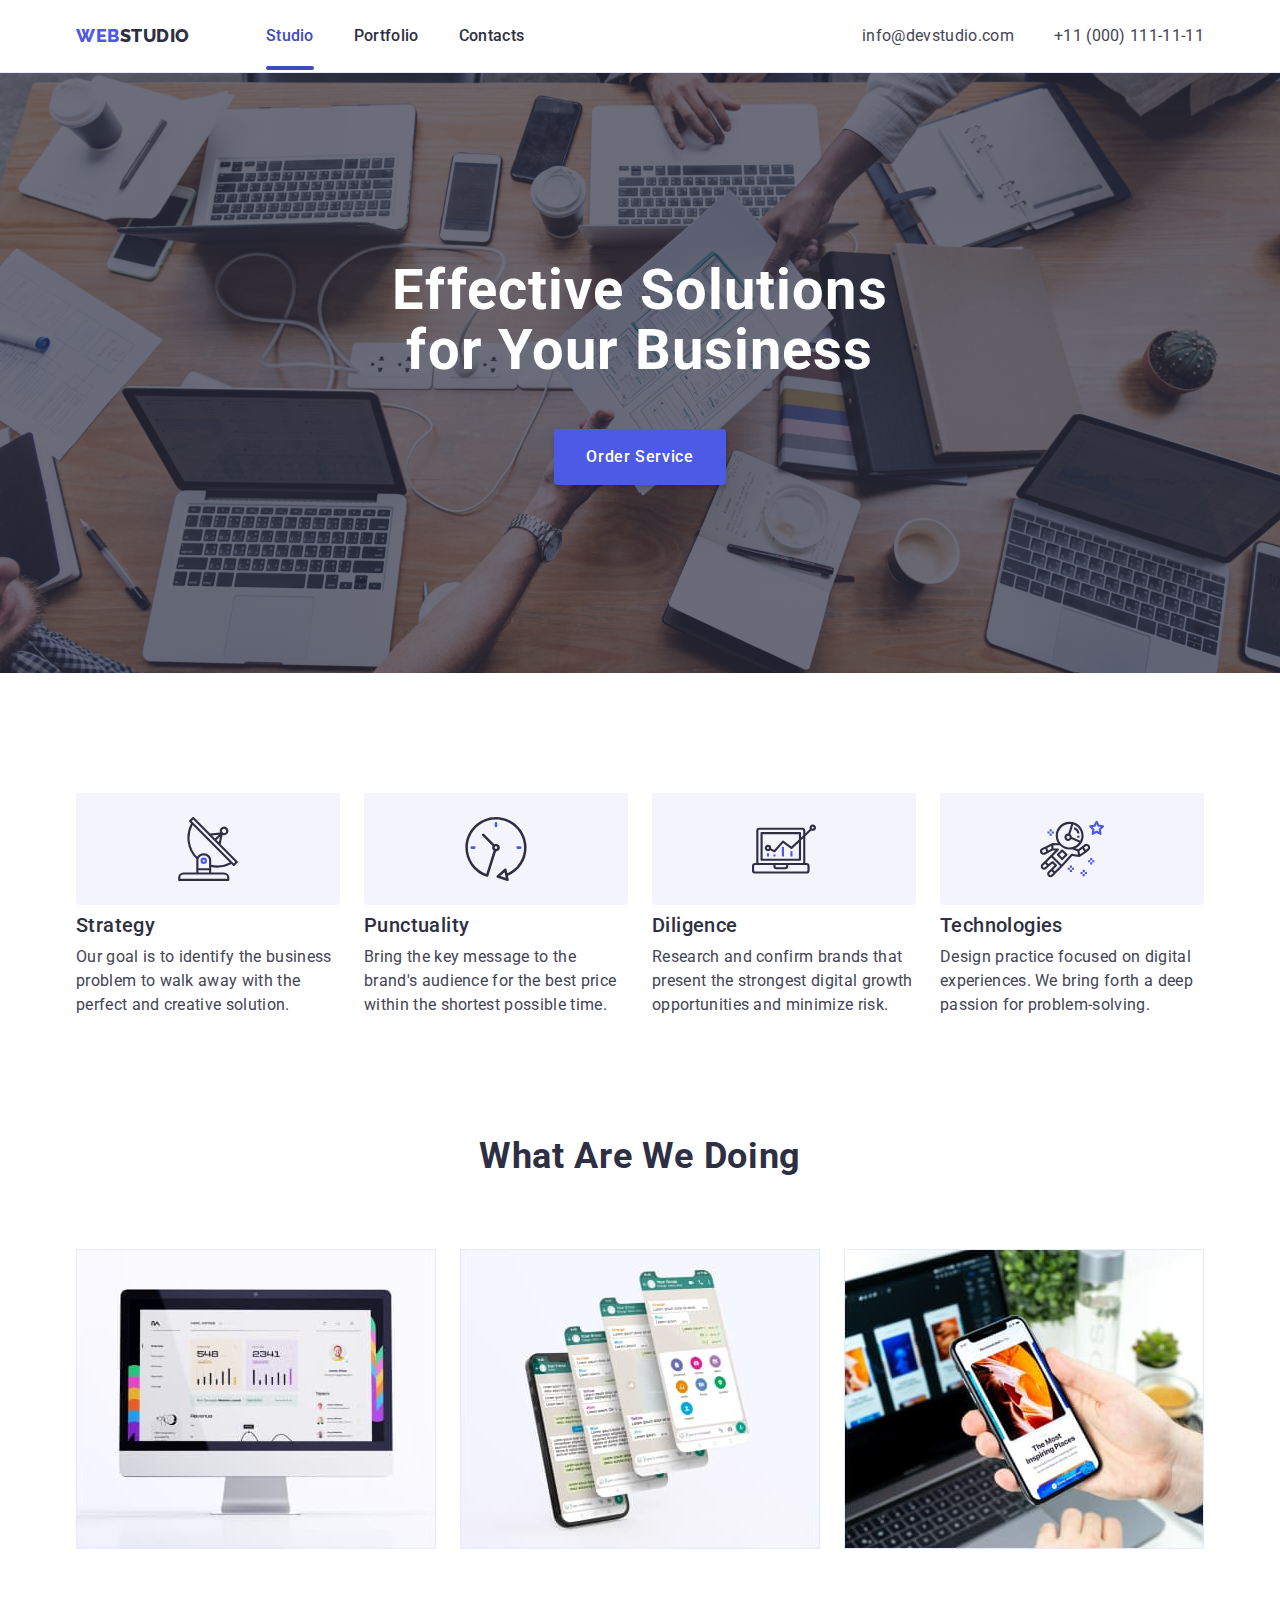
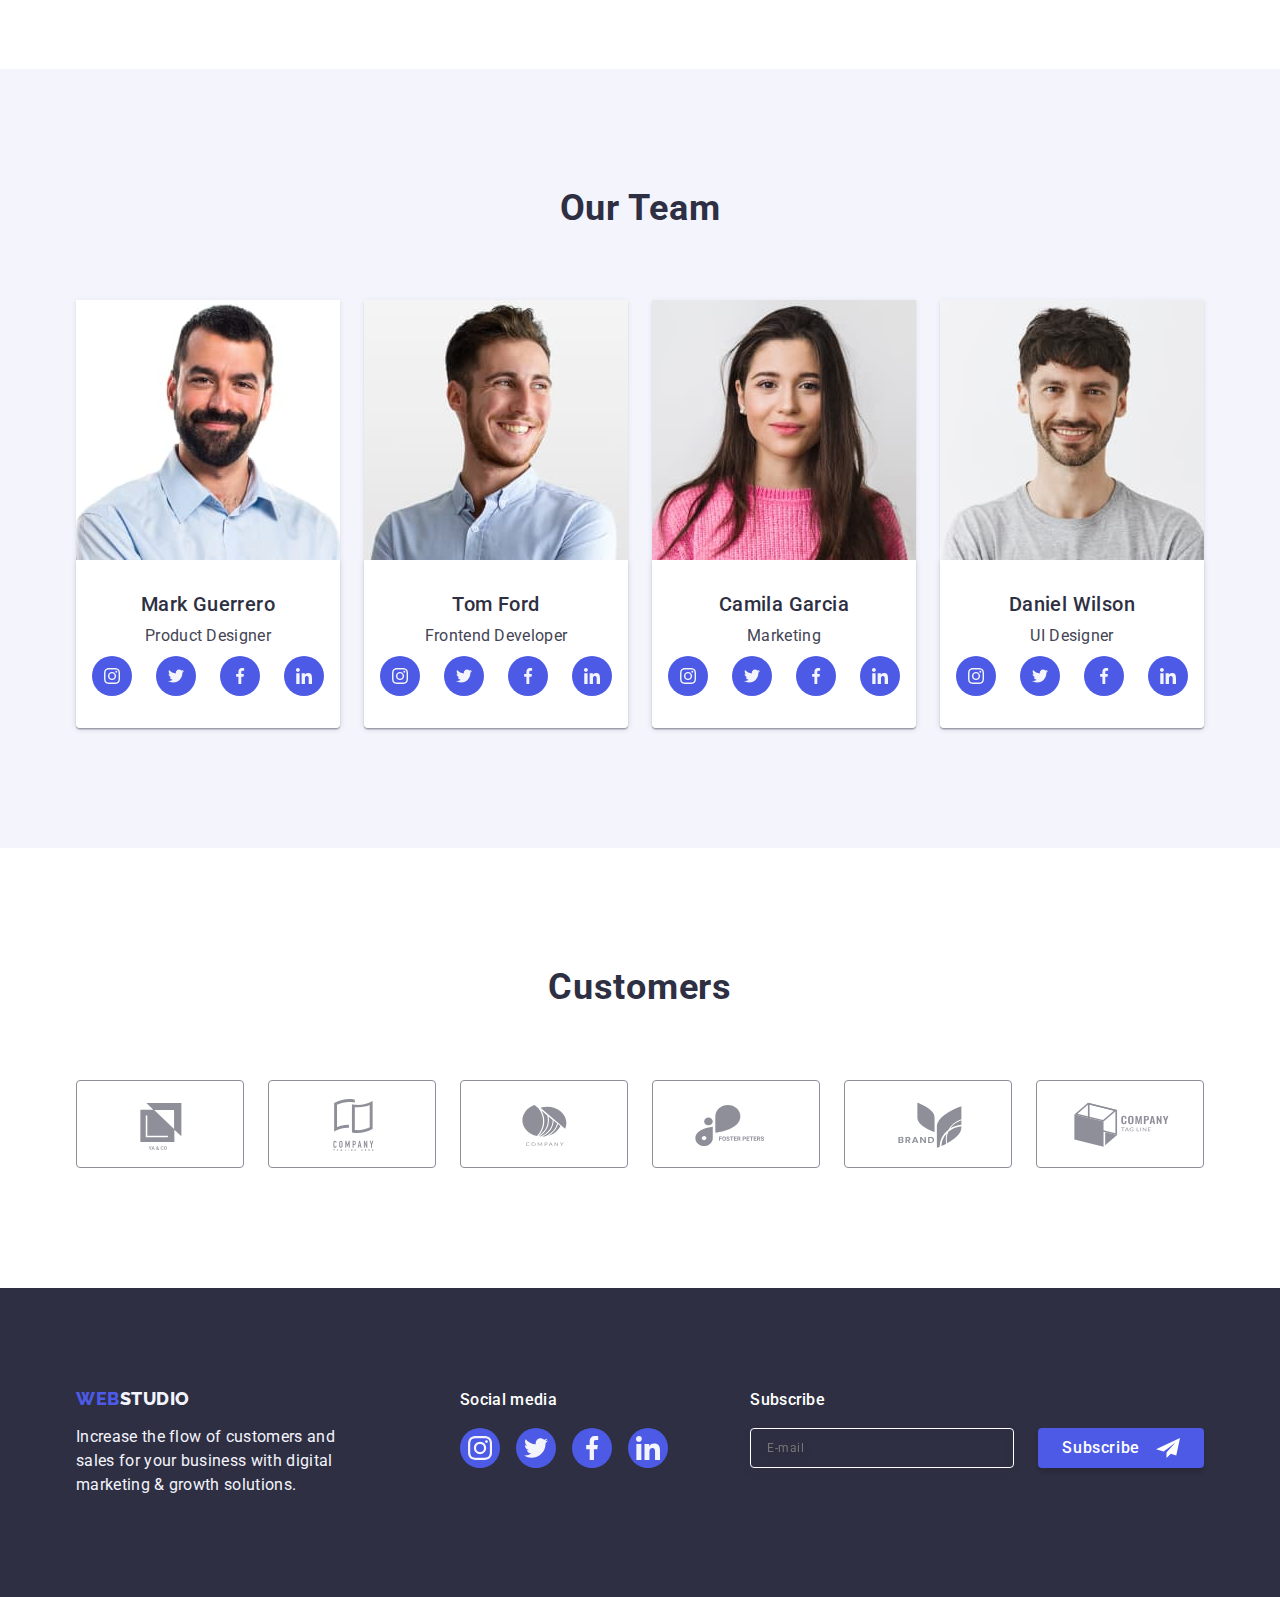
<file: index.html>
<!DOCTYPE html>
<html lang="en">
  <head>
    <meta charset="UTF-8" />
    <meta http-equiv="X-UA-Compatible" content="IE=edge" />
    <meta name="viewport" content="width=device-width, initial-scale=1.0" />
    <title>Studio</title>
    <link
      rel="stylesheet"
      href="https://cdnjs.cloudflare.com/ajax/libs/modern-normalize/1.1.0/modern-normalize.min.css"
    />
    <link rel="stylesheet" href="./css/styles.css" />
    <link rel="preconnect" href="https://fonts.googleapis.com" />
    <link rel="preconnect" href="https://fonts.gstatic.com" crossorigin />
    <link
      href="https://fonts.googleapis.com/css2?family=Raleway:wght@800&family=Roboto:wght@400;500;700&display=swap"
      rel="stylesheet"
    />
  </head>
  <body>
    <header class="page-header">
      <div class="container page-header-container">
        <nav class="page-nav">
          <a class="link logo" href="./index.html"
            >Web<span class="logo-studio-light-bg">Studio</span></a
          >
          <ul class="list menu">
            <li>
              <a class="link menu-item active-page" href="./index.html">Studio</a>
            </li>
            <li><a class="link menu-item" href="./portfolio.html">Portfolio</a></li>
            <li><a class="link menu-item" href="">Contacts</a></li>
          </ul>
        </nav>
        <address class="page-adress">
          <ul class="list header-adress-list">
            <li>
              <a class="link adress-item" href="mailto:info@devstudio.com">info@devstudio.com</a>
            </li>
            <li><a class="link adress-item" href="tel:+110001111111">+11 (000) 111-11-11</a></li>
          </ul>
        </address>
        <button type="button" class="mobile-menu-open-btn" data-menu-open>
          <svg class="mobile-menu-open-icon" width="24" height="24">
            <use href="./images/icons.svg#icon-burger"></use>
          </svg>
        </button>
      </div>

      <div class="mobile-menu" data-menu>
        <div class="container mobile-menu-contaner">
          <button type="button" class="mobile-menu-close-btn" data-menu-close>
            <svg class="mobile-menu-close-icon" width="8" height="8">
              <use href="./images/icons.svg#icon-close-black"></use>
            </svg>
          </button>
          <ul class="list mobile-menu-nav-list">
            <li class="mobile-menu-nav-list-item">
              <a
                class="link mobile-menu-item mobile-menu-nav-item mobole-menu-active-page"
                href="./index.html"
                >Studio</a
              >
            </li>
            <li class="mobile-menu-nav-list-item">
              <a class="link mobile-menu-item mobile-menu-nav-item" href="./portfolio.html"
                >Portfolio</a
              >
            </li>
            <li class="mobile-menu-nav-list-item">
              <a class="link mobile-menu-item mobile-menu-nav-item" href="#">Contacts</a>
            </li>
          </ul>
          <div class="mobile-menu-contact-container">
            <ul class="list mobile-menu-adress-list">
              <li>
                <a class="link mobile-menu-contact-tell" href="tel:+110001111111"
                  >+11 (000) 111-11-11</a
                >
              </li>
              <li>
                <a class="link mobile-menu-item mobile-menu-email" href="mailto:info@devstudio.com"
                  >info@devstudio.com</a
                >
              </li>
            </ul>
            <ul class="list mobile-menu-social-list">
              <li>
                <a class="mobile-menu-social-link" href="#">
                  <svg
                    class="mobile-menu-social-icon"
                    aria-label="instagram"
                    width="24"
                    height="24"
                  >
                    <use href="./images/icons.svg#icon-instagram"></use>
                  </svg>
                </a>
              </li>
              <li>
                <a class="mobile-menu-social-link" href="#"
                  ><svg class="mobile-menu-social-icon" aria-label="twitter" width="24" height="24">
                    <use href="./images/icons.svg#icon-twitter"></use>
                  </svg>
                </a>
              </li>
              <li>
                <a class="mobile-menu-social-link" href="#"
                  ><svg
                    class="mobile-menu-social-icon"
                    aria-label="facebook"
                    width="24"
                    height="24"
                  >
                    <use href="./images/icons.svg#icon-facebook"></use>
                  </svg>
                </a>
              </li>
              <li>
                <a class="mobile-menu-social-link" href="#"
                  ><svg
                    class="mobile-menu-social-icon"
                    aria-label="linkedin"
                    width="24"
                    height="24"
                  >
                    <use href="./images/icons.svg#icon-linkedin"></use>
                  </svg>
                </a>
              </li>
            </ul>
          </div>
        </div>
      </div>
    </header>

    <main>
      <section class="hero">
        <div class="container">
          <h1 class="main-page-title">Effective Solutions for Your Business</h1>
          <button class="hero-button" type="button" data-modal-open>Order Service</button>
        </div>
      </section>
      <section class="section">
        <div class="container">
          <h2 class="secondary-title visually-hidden">Features</h2>
          <ul class="list features-container">
            <li class="features-list-item">
              <div class="features-icon-box">
                <svg class="features-icon" aria-label="satellite antenna" width="64" height="64">
                  <use href="./images/icons.svg#icon-antenna"></use>
                </svg>
              </div>

              <h3 class="subtitle">Strategy</h3>
              <p class="features-item-description">
                Our goal is to identify the business problem to walk away with the perfect and
                creative solution.
              </p>
            </li>
            <li class="features-list-item">
              <div class="features-icon-box">
                <svg class="features-icon" aria-label="watch" width="64" height="64">
                  <use href="./images/icons.svg#icon-clock"></use>
                </svg>
              </div>
              <h3 class="subtitle">Punctuality</h3>
              <p class="features-item-description">
                Bring the key message to the brand's audience for the best price within the shortest
                possible time.
              </p>
            </li>
            <li class="features-list-item">
              <div class="features-icon-box">
                <svg class="features-icon" aria-label="diagram" width="64" height="64">
                  <use href="./images/icons.svg#icon-diagram"></use>
                </svg>
              </div>
              <h3 class="subtitle">Diligence</h3>
              <p class="features-item-description">
                Research and confirm brands that present the strongest digital growth opportunities
                and minimize risk.
              </p>
            </li>
            <li class="features-list-item">
              <div class="features-icon-box">
                <svg class="features-icon" aria-label="astronaut" width="64" height="64">
                  <use href="./images/icons.svg#icon-astronaut"></use>
                </svg>
              </div>
              <h3 class="subtitle">Technologies</h3>
              <p class="features-item-description">
                Design practice focused on digital experiences. We bring forth a deep passion for
                problem-solving.
              </p>
            </li>
          </ul>
        </div>
      </section>
      <section class="products-section">
        <div class="container">
          <h2 class="secondary-title">What Are We Doing</h2>
          <ul class="list products-list">
            <li class="products-list-item">
              <img
                srcset="./images/are_we_doing/monitor@2x.jpg 2x"
                src="./images/are_we_doing/monitor.jpg"
                alt="monitor"
                width="360"
              />
            </li>
            <li class="products-list-item">
              <img
                srcset="./images/are_we_doing/phone@2x.jpg 2x"
                src="./images/are_we_doing/phone.jpg"
                alt="mmobile phone"
                width="360"
              />
            </li>
            <li class="products-list-item">
              <img
                srcset="./images/are_we_doing/phone_notebook@2x.jpg 2x"
                src="./images/are_we_doing/phone_notebook.jpg"
                alt="phone and notebook"
                width="360"
              />
            </li>
          </ul>
        </div>
      </section>
      <section class="team-section section">
        <div class="container">
          <h2 class="secondary-title">Our Team</h2>
          <ul class="list team-list">
            <li class="team-list-item">
              <img
                srcset="./images/team/mark@2x.jpg 2x"
                src="./images/team/mark.jpg"
                alt=" man"
                width="264"
              />
              <div class="team-list-text-content">
                <h3 class="subtitle">Mark Guerrero</h3>
                <p class="team-item-description">Product Designer</p>
                <ul class="team-social-icon-list list">
                  <li class="team-social-list-item">
                    <a class="social-icon-link" href="">
                      <svg class="social-icon" aria-label="instagram icon" width="16" height="16">
                        <use href="./images/icons.svg#icon-instagram"></use>
                      </svg>
                    </a>
                  </li>
                  <li class="team-social-list-item">
                    <a class="social-icon-link" href="">
                      <svg class="social-icon" aria-label="twitter icon" width="16" height="16">
                        <use href="./images/icons.svg#icon-twitter"></use>
                      </svg>
                    </a>
                  </li>
                  <li class="team-social-list-item">
                    <a class="social-icon-link" href="">
                      <svg class="social-icon" aria-label="facebook icon" width="16" height="16">
                        <use href="./images/icons.svg#icon-facebook"></use>
                      </svg>
                    </a>
                  </li>
                  <li class="team-social-list-item">
                    <a class="social-icon-link" href="">
                      <svg class="social-icon" aria-label="linkedin icon" width="16" height="16">
                        <use href="./images/icons.svg#icon-linkedin"></use>
                      </svg>
                    </a>
                  </li>
                </ul>
              </div>
            </li>
            <li class="team-list-item">
              <img
                srcset="./images/team/tom@2x.jpg 2x"
                src="./images/team/tom.jpg"
                alt="man"
                width="264"
              />
              <div class="team-list-text-content">
                <h3 class="subtitle">Tom Ford</h3>
                <p class="team-item-description">Frontend Developer</p>
                <ul class="team-social-icon-list list">
                  <li class="team-social-list-item">
                    <a class="social-icon-link" href="">
                      <svg class="social-icon" aria-label="instagram icon" width="16" height="16">
                        <use href="./images/icons.svg#icon-instagram"></use>
                      </svg>
                    </a>
                  </li>
                  <li class="team-social-list-item">
                    <a class="social-icon-link" href="">
                      <svg class="social-icon" aria-label="twitter icon" width="16" height="16">
                        <use href="./images/icons.svg#icon-twitter"></use>
                      </svg>
                    </a>
                  </li>
                  <li class="team-social-list-item">
                    <a class="social-icon-link" href="">
                      <svg class="social-icon" aria-label="facebook icon" width="16" height="16">
                        <use href="./images/icons.svg#icon-facebook"></use>
                      </svg>
                    </a>
                  </li>
                  <li class="team-social-list-item">
                    <a class="social-icon-link" href="">
                      <svg class="social-icon" aria-label="linkedin icon" width="16" height="16">
                        <use href="./images/icons.svg#icon-linkedin"></use>
                      </svg>
                    </a>
                  </li>
                </ul>
              </div>
            </li>
            <li class="team-list-item">
              <img
                srcset="./images/team/camila@2x.jpg 2x"
                src="./images/team/camila.jpg"
                alt="woman"
                width="264"
              />
              <div class="team-list-text-content">
                <h3 class="subtitle">Camila Garcia</h3>
                <p class="team-item-description">Marketing</p>
                <ul class="team-social-icon-list list">
                  <li class="team-social-list-item">
                    <a class="social-icon-link" href="">
                      <svg class="social-icon" aria-label="instagram icon" width="16" height="16">
                        <use href="./images/icons.svg#icon-instagram"></use>
                      </svg>
                    </a>
                  </li>
                  <li class="team-social-list-item">
                    <a class="social-icon-link" href="">
                      <svg class="social-icon" aria-label="twitter icon" width="16" height="16">
                        <use href="./images/icons.svg#icon-twitter"></use>
                      </svg>
                    </a>
                  </li>
                  <li class="team-social-list-item">
                    <a class="social-icon-link" href="">
                      <svg class="social-icon" aria-label="facebook icon" width="16" height="16">
                        <use href="./images/icons.svg#icon-facebook"></use>
                      </svg>
                    </a>
                  </li>
                  <li class="team-social-list-item">
                    <a class="social-icon-link" href="">
                      <svg class="social-icon" aria-label="linkedin icon" width="16" height="16">
                        <use href="./images/icons.svg#icon-linkedin"></use>
                      </svg>
                    </a>
                  </li>
                </ul>
              </div>
            </li>
            <li class="team-list-item">
              <img
                srcset="./images/team/daniel@2x.jpg 2x"
                src="./images/team/daniel.jpg"
                alt="man"
                width="264"
              />
              <div class="team-list-text-content">
                <h3 class="subtitle">Daniel Wilson</h3>
                <p class="team-item-description">UI Designer</p>
                <ul class="team-social-icon-list list">
                  <li class="team-social-list-item">
                    <a class="social-icon-link" href="">
                      <svg class="social-icon" aria-label="instagram icon" width="16" height="16">
                        <use href="./images/icons.svg#icon-instagram"></use>
                      </svg>
                    </a>
                  </li>
                  <li class="team-social-list-item">
                    <a class="social-icon-link" href="">
                      <svg class="social-icon" aria-label="twitter icon" width="16" height="16">
                        <use href="./images/icons.svg#icon-twitter"></use>
                      </svg>
                    </a>
                  </li>
                  <li class="team-social-list-item">
                    <a class="social-icon-link" href="">
                      <svg class="social-icon" aria-label="facebook icon" width="16" height="16">
                        <use href="./images/icons.svg#icon-facebook"></use>
                      </svg>
                    </a>
                  </li>
                  <li class="team-social-list-item">
                    <a class="social-icon-link" href="">
                      <svg class="social-icon" aria-label="linkedin icon" width="16" height="16">
                        <use href="./images/icons.svg#icon-linkedin"></use>
                      </svg>
                    </a>
                  </li>
                </ul>
              </div>
            </li>
          </ul>
        </div>
      </section>
      <section class="section">
        <div class="container">
          <h2 class="secondary-title">Customers</h2>
          <ul class="list customers-list">
            <li class="customers-list-item">
              <a class="customers-link" href=""
                ><svg
                  class="customers-logo"
                  aria-label="ya and ko logotype"
                  width="104"
                  height="56"
                >
                  <use href="./images/icons.svg#icon-yaco"></use>
                </svg>
              </a>
            </li>
            <li class="customers-list-item">
              <a class="customers-link" href=""
                ><svg
                  class="customers-logo"
                  aria-label=" tagline here company logotype"
                  width="104"
                  height="56"
                >
                  <use href="./images/icons.svg#icon-tagline"></use>
                </svg>
              </a>
            </li>
            <li class="customers-list-item">
              <a class="customers-link" href=""
                ><svg class="customers-logo" aria-label=" compaty logotype" width="104" height="56">
                  <use href="./images/icons.svg#icon-company"></use>
                </svg>
              </a>
            </li>
            <li class="customers-list-item">
              <a class="customers-link" href=""
                ><svg
                  class="customers-logo"
                  aria-label="foster peters logotype"
                  width="104"
                  height="56"
                >
                  <use href="./images/icons.svg#icon-foster-peters"></use>
                </svg>
              </a>
            </li>
            <li class="customers-list-item">
              <a class="customers-link" href=""
                ><svg class="customers-logo" aria-label="brand logotype" width="104" height="56">
                  <use href="./images/icons.svg#icon-brand"></use>
                </svg>
              </a>
            </li>
            <li class="customers-list-item">
              <a class="customers-link" href=""
                ><svg
                  class="customers-logo"
                  aria-label="tag line compaty logotype"
                  width="104"
                  height="56"
                >
                  <use href="./images/icons.svg#icon-company-tagline"></use>
                </svg>
              </a>
            </li>
          </ul>
        </div>
      </section>
    </main>
    <footer class="footer">
      <div class="container footer-container">
        <div class="footer-contant-box">
          <div class="footer-conten-left-side">
            <a class="link logo logo-footer" href="./index.html"
              >Web<span class="logo-studio-dark-bg">Studio</span></a
            >
            <p>
              Increase the flow of customers and sales for your business with digital marketing &
              growth solutions.
            </p>
          </div>
          <div class="footer-social-box">
            <p class="media">Social media</p>
            <ul class="list footer-social-list">
              <li class="footer-social-list-item">
                <a class="social-icon-link" href="">
                  <svg class="social-icon" aria-label="instagram icon" width="24" height="24">
                    <use href="./images/icons.svg#icon-instagram"></use>
                  </svg>
                </a>
              </li>
              <li class="footer-social-list-item">
                <a class="social-icon-link" href="">
                  <svg class="social-icon" aria-label="twitter icon" width="24" height="24">
                    <use href="./images/icons.svg#icon-twitter"></use>
                  </svg>
                </a>
              </li>
              <li class="footer-social-list-item">
                <a class="social-icon-link" href="">
                  <svg class="social-icon" aria-label="facebook icon" width="24" height="24">
                    <use href="./images/icons.svg#icon-facebook"></use>
                  </svg>
                </a>
              </li>
              <li class="footer-social-list-item">
                <a class="social-icon-link" href="">
                  <svg class="social-icon" aria-label="linkedin icon" width="24" height="24">
                    <use href="./images/icons.svg#icon-linkedin"></use>
                  </svg>
                </a>
              </li>
            </ul>
          </div>
          <div class="footer-form-box">
            <p class="media">Subscribe</p>
            <form class="footer-form">
              <label class="footer-form-label">
                <input
                  type="email"
                  class="footer-form-input"
                  name="user-mail"
                  placeholder="E-mail"
                />
              </label>

              <button type="submit" class="footer-form-btn">
                Subscribe
                <svg class="footer-form-btn-icon" width="24" height="24">
                  <use href="./images/icons.svg#icon-paper_plane"></use>
                </svg>
              </button>
            </form>
          </div>
        </div>
      </div>
    </footer>
    <div class="backdrop is-hidden" data-modal>
      <div class="modal">
        <button type="button" class="modal-close-btn" data-modal-close>
          <svg class="modal-close-icon" aria-label="close window" width="8" height="8">
            <use href="./images/icons.svg#icon-close-black"></use>
          </svg>
        </button>
        <p class="modal-call-message">Leave your contacts and we will call you back</p>
        <form class="modal-contact-form">
          <div class="modal-wrapper">
            <label class="modal-input-label" for="user-name">Name</label>
            <div class="input-wrapper">
              <input type="text" id="user-name" name="user-name" class="modal-form-input" />
              <svg class="modal-input-icon" aria-label="person" width="18" height="24">
                <use href="./images/icons.svg#icon-person"></use>
              </svg>
            </div>
          </div>
          <div class="modal-wrapper">
            <label class="modal-input-label" for="user-phone">Phone</label>
            <div class="input-wrapper">
              <input type="tel" id="user-phone" name="user-phone" class="modal-form-input" />
              <svg class="modal-input-icon" aria-label="phone" width="18" height="24">
                <use href="./images/icons.svg#icon-phone"></use>
              </svg>
            </div>
          </div>
          <div class="modal-wrapper">
            <label class="modal-input-label" for="user-email">Email</label>
            <div class="input-wrapper">
              <input type="email" id="user-email" name="user-email" class="modal-form-input" />
              <svg class="modal-input-icon" aria-label="mail" width="18" height="24">
                <use href="./images/icons.svg#icon-email"></use>
              </svg>
            </div>
          </div>
          <div class="modal-comment-wrapper">
            <label class="modal-input-label" for="user-comment">Comment</label>
            <textarea
              class="modal-input-textarea"
              name="user-comment"
              id="user-comment"
              placeholder="Text input"
            ></textarea>
          </div>
          <div class="modal-form-checkbox-wrapper">
            <input
              type="checkbox"
              id="user-privacy"
              name="user-privacy"
              value="true"
              class="modal-form-checkbox visually-hidden"
            />
            <label for="user-privacy" class="user-policy-label">
              <span class="policy-check-icon-wrapper">
                <svg width="10" height="8">
                  <use href="./images/icons.svg#icon-check"></use>
                </svg> </span
              >I accept the terms and conditions of the
              <a class="user-policy-link" href="#">Privacy Policy</a>
            </label>
          </div>

          <button type="submit" class="molal-form-btn">Send</button>
        </form>
      </div>
    </div>
    <script src="./js/modal.js"></script>
    <script src="./js/mobile-menu.js"></script>
  </body>
</html>
</file>
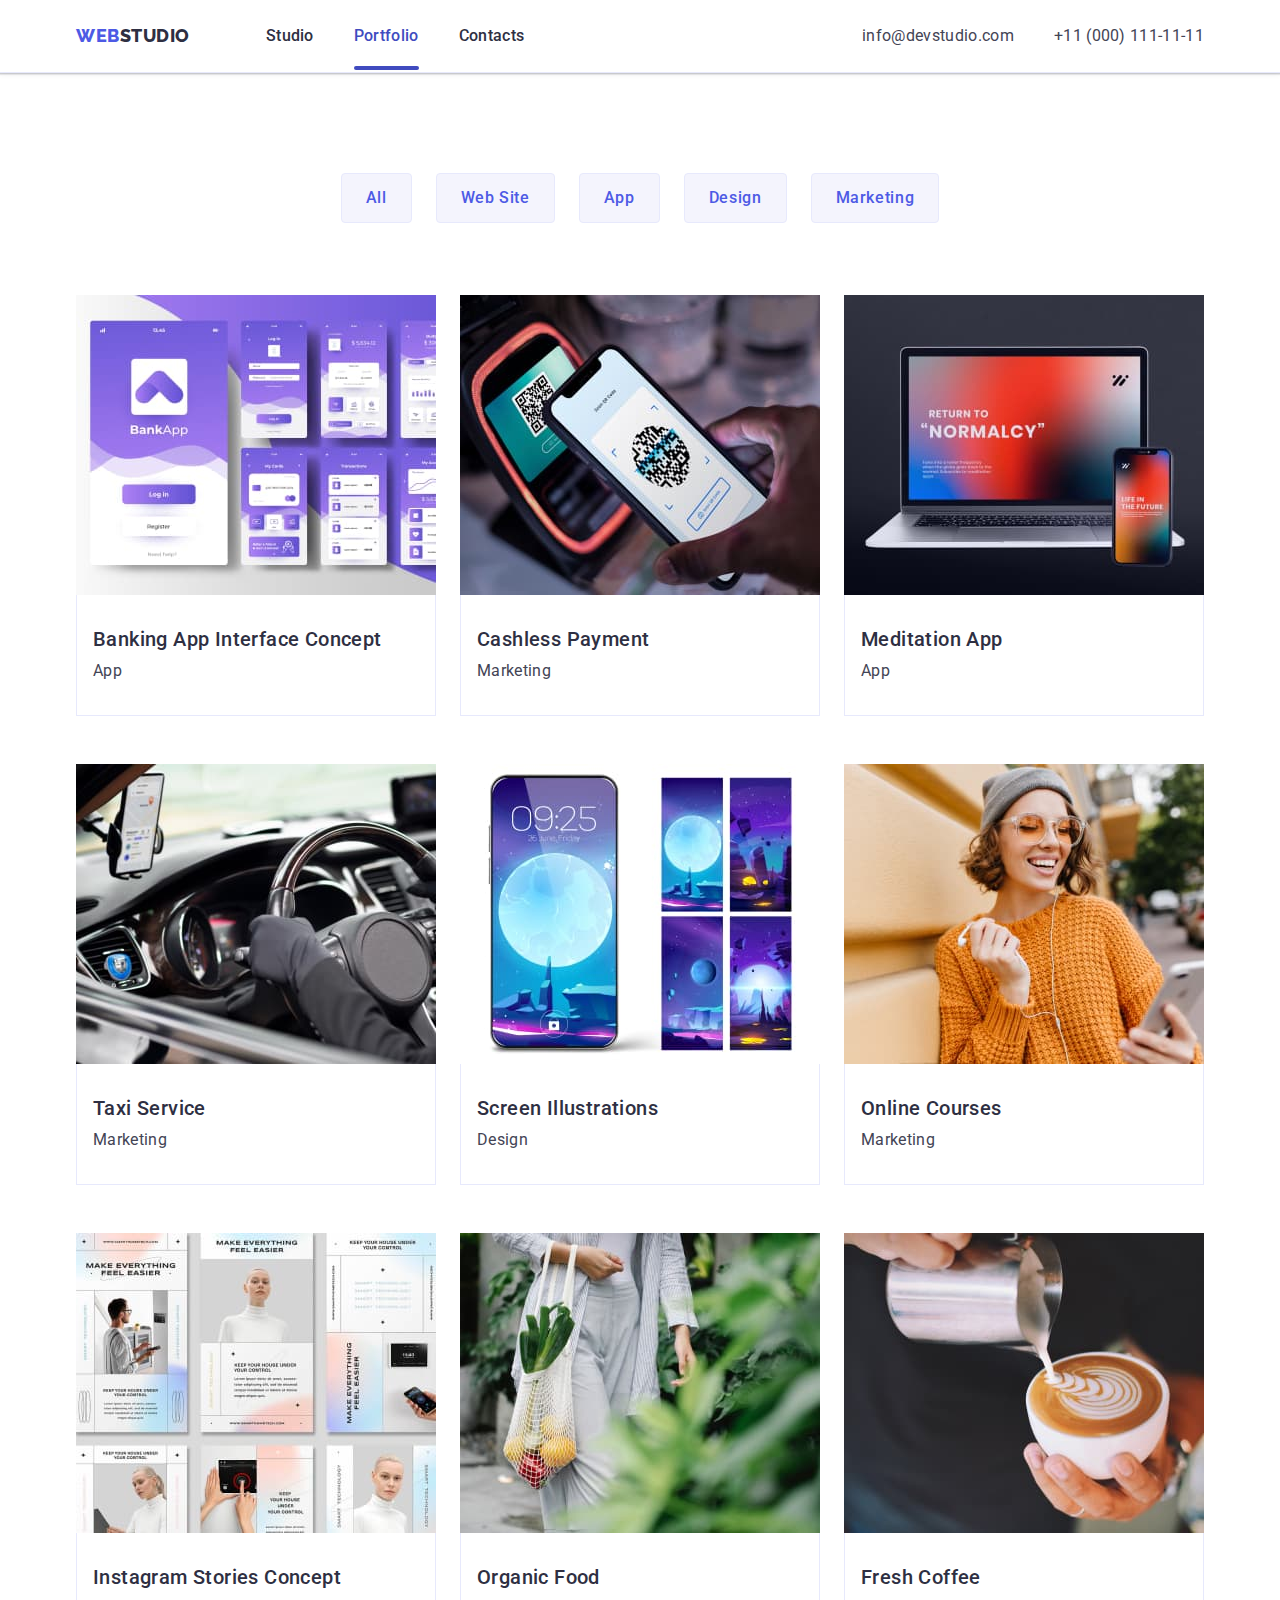
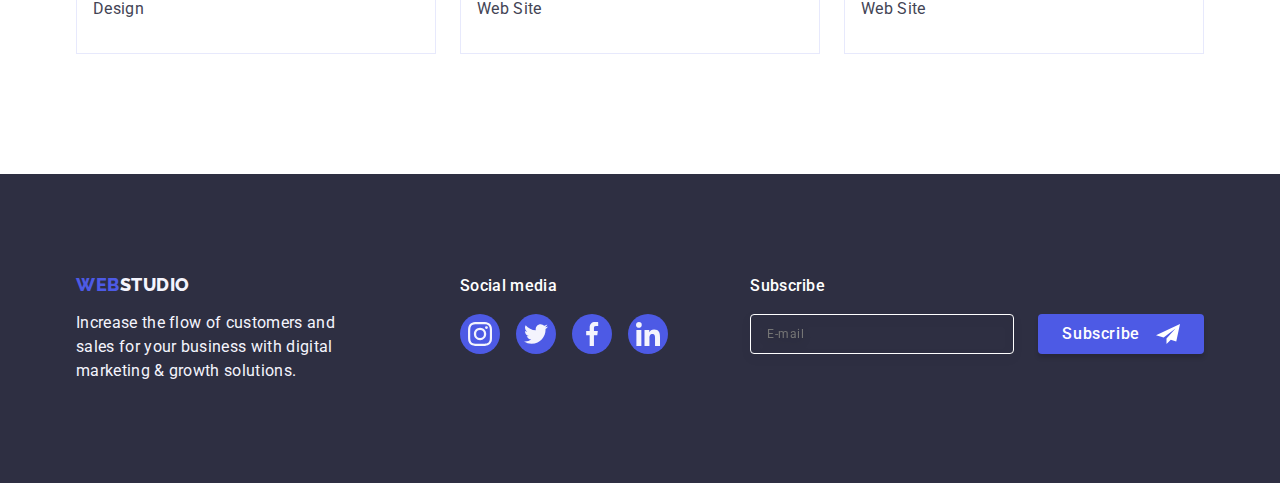
<file: portfolio.html>
<!DOCTYPE html>
<html lang="en">
  <head>
    <meta charset="UTF-8" />
    <meta http-equiv="X-UA-Compatible" content="IE=edge" />
    <meta name="viewport" content="width=device-width, initial-scale=1.0" />
    <title>Studio</title>
    <link
      rel="stylesheet"
      href="https://cdnjs.cloudflare.com/ajax/libs/modern-normalize/1.1.0/modern-normalize.min.css"
    />
    <link rel="stylesheet" href="./css/styles.css" />
    <link rel="preconnect" href="https://fonts.googleapis.com" />
    <link rel="preconnect" href="https://fonts.gstatic.com" crossorigin />
    <link
      href="https://fonts.googleapis.com/css2?family=Raleway:wght@800&family=Roboto:wght@400;500;700&display=swap"
      rel="stylesheet"
    />
  </head>
  <body>
    <header class="page-header">
      <div class="container page-header-container">
        <nav class="page-nav">
          <a class="link logo" href="./index.html"
            >Web<span class="logo-studio-light-bg">Studio</span></a
          >
          <ul class="list menu">
            <li>
              <a class="link menu-item" href="./index.html">Studio</a>
            </li>
            <li><a class="link menu-item active-page" href="./portfolio.html">Portfolio</a></li>
            <li><a class="link menu-item" href="">Contacts</a></li>
          </ul>
        </nav>
        <address class="page-adress">
          <ul class="list header-adress-list">
            <li>
              <a class="link adress-item" href="mailto:info@devstudio.com">info@devstudio.com</a>
            </li>
            <li><a class="link adress-item" href="tel:+110001111111">+11 (000) 111-11-11</a></li>
          </ul>
        </address>
        <button type="button" class="mobile-menu-open-btn" data-menu-open>
          <svg class="mobile-menu-open-icon" width="24" height="24">
            <use href="./images/icons.svg#icon-burger"></use>
          </svg>
        </button>
      </div>

      <div class="mobile-menu" data-menu>
        <div class="container mobile-menu-contaner">
          <button type="button" class="mobile-menu-close-btn" data-menu-close>
            <svg class="mobile-menu-close-icon" width="8" height="8">
              <use href="./images/icons.svg#icon-close-black"></use>
            </svg>
          </button>
          <ul class="list mobile-menu-nav-list">
            <li class="mobile-menu-nav-list-item">
              <a class="link mobile-menu-item mobile-menu-nav-item" href="./index.html">Studio</a>
            </li>
            <li class="mobile-menu-nav-list-item">
              <a
                class="link mobile-menu-item mobile-menu-nav-item mobole-menu-active-page"
                href="./portfolio.html"
                >Portfolio</a
              >
            </li>
            <li class="mobile-menu-nav-list-item">
              <a class="link mobile-menu-item mobile-menu-nav-item" href="#">Contacts</a>
            </li>
          </ul>
          <div class="mobile-menu-contact-container">
            <ul class="list mobile-menu-adress-list">
              <li>
                <a class="link mobile-menu-contact-tell" href="tel:+110001111111"
                  >+11 (000) 111-11-11</a
                >
              </li>
              <li>
                <a class="link mobile-menu-item mobile-menu-email" href="mailto:info@devstudio.com"
                  >info@devstudio.com</a
                >
              </li>
            </ul>
            <ul class="list mobile-menu-social-list">
              <li>
                <a class="mobile-menu-social-link" href="#">
                  <svg
                    class="mobile-menu-social-icon"
                    aria-label="instagram"
                    width="24"
                    height="24"
                  >
                    <use href="./images/icons.svg#icon-instagram"></use>
                  </svg>
                </a>
              </li>
              <li>
                <a class="mobile-menu-social-link" href="#"
                  ><svg class="mobile-menu-social-icon" aria-label="twitter" width="24" height="24">
                    <use href="./images/icons.svg#icon-twitter"></use>
                  </svg>
                </a>
              </li>
              <li>
                <a class="mobile-menu-social-link" href="#"
                  ><svg
                    class="mobile-menu-social-icon"
                    aria-label="facebook"
                    width="24"
                    height="24"
                  >
                    <use href="./images/icons.svg#icon-facebook"></use>
                  </svg>
                </a>
              </li>
              <li>
                <a class="mobile-menu-social-link" href="#"
                  ><svg
                    class="mobile-menu-social-icon"
                    aria-label="linkedin"
                    width="24"
                    height="24"
                  >
                    <use href="./images/icons.svg#icon-linkedin"></use>
                  </svg>
                </a>
              </li>
            </ul>
          </div>
        </div>
      </div>
    </header>
    <main>
      <section class="portfolio">
        <div class="container">
          <h1 class="visually-hidden">portfolio</h1>
          <ul class="list portfolio-button-container">
            <li><button class="portfolio-button" type="button">All</button></li>
            <li><button class="portfolio-button" type="button">Web Site</button></li>
            <li><button class="portfolio-button" type="button">App</button></li>
            <li><button class="portfolio-button" type="button">Design</button></li>
            <li><button class="portfolio-button" type="button">Marketing</button></li>
          </ul>

          <ul class="list projekt-cards-list">
            <li class="project-card">
              <a class="link project-card-link" href="">
                <div class="projekt-cards-img-box">
                  <picture
                    ><source
                      srcset="
                        ./images/portfolio/banking_desktop.jpg    1x,
                        ./images/portfolio/banking_desktop@2x.jpg 2x
                      "
                      media="(min-width: 1158px)" />
                    <source
                      srcset="
                        ./images/portfolio/banking_tablet.jpg    1x,
                        ./images/portfolio/banking_tablet@2x.jpg 2x
                      "
                      media="(min-width: 768px)" />
                    <source
                      srcset="
                        ./images/portfolio/banking_mobile.jpg    1x,
                        ./images/portfolio/banking_mobile@2x.jpg 2x
                      "
                      media="(min-width: 320px)" />
                    <img src="./images/portfolio/banking_mobile.jpg" alt="banking interface"
                  /></picture>

                  <p class="overlay">
                    14 Stylish and User-Friendly App Design Concepts · Task Manager App · Calorie
                    Tracker App · Exotic Fruit Ecommerce App · Cloud Storage App
                  </p>
                </div>

                <div class="projekt-cards-text-content">
                  <h2 class="subtitle">Banking App Interface Concept</h2>
                  <p class="main-txt-style">App</p>
                </div>
              </a>
            </li>
            <li class="project-card">
              <a class="link project-card-link" href="">
                <div class="projekt-cards-img-box">
                  <picture>
                    <source
                      srcset="
                        ./images/portfolio/payment_desktop.jpg    1x,
                        1x,
                        ./images/portfolio/payment_desktop@2x.jpg 2x
                      "
                      media="(min-width: 1158px)"
                    />
                    <source
                      srcset="
                        ./images/portfolio/payment_tablet.jpg    1x,
                        ./images/portfolio/payment_tablet@2x.jpg 2x
                      "
                      media="(min-width: 768px)"
                    />
                    <source
                      srcset="
                        ./images/portfolio/payment_mobile.jpg    1x,
                        ./images/portfolio/payment_mobile@2x.jpg 2x
                      "
                      media="(min-width: 320px)"
                    />
                    <img
                      src="./images/portfolio/payment_mobile.jpg"
                      alt="bank terminal and phone"
                    />
                  </picture>

                  <p class="overlay">
                    14 Stylish and User-Friendly App Design Concepts · Task Manager App · Calorie
                    Tracker App · Exotic Fruit Ecommerce App · Cloud Storage App
                  </p>
                </div>

                <div class="projekt-cards-text-content">
                  <h2 class="subtitle">Cashless Payment</h2>
                  <p class="main-txt-style">Marketing</p>
                </div>
              </a>
            </li>
            <li class="project-card">
              <a class="link project-card-link" href="">
                <div class="projekt-cards-img-box">
                  <picture>
                    <source
                      srcset="
                        ./images/portfolio/meditation_desktop.jpg    1x,
                        1x,
                        ./images/portfolio/meditation_desktop@2x.jpg 2x
                      "
                      media="(min-width: 1158px)"
                    />
                    <source
                      srcset="
                        ./images/portfolio/meditation_tablet.jpg    1x,
                        ./images/portfolio/meditation_tablet@2x.jpg 2x
                      "
                      media="(min-width: 768px)"
                    />
                    <source
                      srcset="
                        ./images/portfolio/meditation_mobile.jpg    1x,
                        ./images/portfolio/meditation_mobile@2x.jpg 2x
                      "
                      media="(min-width: 320px)"
                    />
                    <img src="./images/portfolio/meditation_mobile.jpg" alt="phone and notebook" />
                  </picture>

                  <p class="overlay">
                    14 Stylish and User-Friendly App Design Concepts · Task Manager App · Calorie
                    Tracker App · Exotic Fruit Ecommerce App · Cloud Storage App
                  </p>
                </div>

                <div class="projekt-cards-text-content">
                  <h2 class="subtitle">Meditation App</h2>
                  <p class="main-txt-style">App</p>
                </div>
              </a>
            </li>
            <li class="project-card">
              <a class="link project-card-link" href="">
                <div class="projekt-cards-img-box">
                  <picture>
                    <source
                      srcset="
                        ./images/portfolio/taxi_desktop.jpg    1x,
                        1x,
                        ./images/portfolio/taxi_desktop@2x.jpg 2x
                      "
                      media="(min-width: 1158px)"
                    />
                    <source
                      srcset="
                        ./images/portfolio/taxi_tablet.jpg    1x,
                        ./images/portfolio/taxi_tablet@2x.jpg 2x
                      "
                      media="(min-width: 768px)"
                    />
                    <source
                      srcset="
                        ./images/portfolio/taxi_mobile.jpg    1x,
                        ./images/portfolio/taxi_mobile@2x.jpg 2x
                      "
                      media="(min-width: 320px)"
                    />
                    <img src="./images/portfolio/taxi_mobile.jpg" alt="car" />
                  </picture>

                  <p class="overlay">
                    14 Stylish and User-Friendly App Design Concepts · Task Manager App · Calorie
                    Tracker App · Exotic Fruit Ecommerce App · Cloud Storage App
                  </p>
                </div>

                <div class="projekt-cards-text-content">
                  <h2 class="subtitle">Taxi Service</h2>
                  <p class="main-txt-style">Marketing</p>
                </div>
              </a>
            </li>
            <li class="project-card">
              <a class="link project-card-link" href="">
                <div class="projekt-cards-img-box">
                  <picture>
                    <source
                      srcset="
                        ./images/portfolio/screen_desktop.jpg    1x,
                        1x,
                        ./images/portfolio/screen_desktop@2x.jpg 2x
                      "
                      media="(min-width: 1158px)"
                    />
                    <source
                      srcset="
                        ./images/portfolio/screen_tablet.jpg    1x,
                        ./images/portfolio/screen_tablet@2x.jpg 2x
                      "
                      media="(min-width: 768px)"
                    />
                    <source
                      srcset="
                        ./images/portfolio/screen_mobile.jpg    1x,
                        ./images/portfolio/screen_mobile@2x.jpg 2x
                      "
                      media="(min-width: 320px)"
                    />
                    <img src="./images/portfolio/screen_mobile.jpg" alt="phone and pictures" />
                  </picture>

                  <p class="overlay">
                    14 Stylish and User-Friendly App Design Concepts · Task Manager App · Calorie
                    Tracker App · Exotic Fruit Ecommerce App · Cloud Storage App
                  </p>
                </div>

                <div class="projekt-cards-text-content">
                  <h2 class="subtitle">Screen Illustrations</h2>
                  <p class="main-txt-style">Design</p>
                </div>
              </a>
            </li>
            <li class="project-card">
              <a class="link project-card-link" href="">
                <div class="projekt-cards-img-box">
                  <picture>
                    <source
                      srcset="
                        ./images/portfolio/courses_desktop.jpg    1x,
                        1x,
                        ./images/portfolio/courses_desktop@2x.jpg 2x
                      "
                      media="(min-width: 1158px)"
                    />
                    <source
                      srcset="
                        ./images/portfolio/courses_tablet.jpg    1x,
                        ./images/portfolio/courses_tablet@2x.jpg 2x
                      "
                      media="(min-width: 768px)"
                    />
                    <source
                      srcset="
                        ./images/portfolio/courses_mobile.jpg    1x,
                        ./images/portfolio/courses_mobile@2x.jpg 2x
                      "
                      media="(min-width: 320px)"
                    />
                    <img src="./images/portfolio/courses_mobile.jpg" alt="girl with phone" />
                  </picture>

                  <p class="overlay">
                    14 Stylish and User-Friendly App Design Concepts · Task Manager App · Calorie
                    Tracker App · Exotic Fruit Ecommerce App · Cloud Storage App
                  </p>
                </div>

                <div class="projekt-cards-text-content">
                  <h2 class="subtitle">Online Courses</h2>
                  <p class="main-txt-style">Marketing</p>
                </div>
              </a>
            </li>
            <li class="project-card">
              <a class="link project-card-link" href="">
                <div class="projekt-cards-img-box">
                  <picture>
                    <source
                      srcset="
                        ./images/portfolio/instagram_desktop.jpg    1x,
                        1x,
                        ./images/portfolio/instagram_desktop@2x.jpg 2x
                      "
                      media="(min-width: 1158px)"
                    />
                    <source
                      srcset="
                        ./images/portfolio/instagram_tablet.jpg    1x,
                        ./images/portfolio/instagram_tablet@2x.jpg 2x
                      "
                      media="(min-width: 768px)"
                    />
                    <source
                      srcset="
                        ./images/portfolio/instagram_mobile.jpg    1x,
                        ./images/portfolio/instagram_mobile@2x.jpg 2x
                      "
                      media="(min-width: 320px)"
                    />
                    <img src="./images/portfolio/nstagram_mobile.jpg" alt="instagram photo" />
                  </picture>

                  <p class="overlay">
                    14 Stylish and User-Friendly App Design Concepts · Task Manager App · Calorie
                    Tracker App · Exotic Fruit Ecommerce App · Cloud Storage App
                  </p>
                </div>

                <div class="projekt-cards-text-content">
                  <h2 class="subtitle">Instagram Stories Concept</h2>
                  <p class="main-txt-style">Design</p>
                </div>
              </a>
            </li>
            <li class="project-card">
              <a class="link project-card-link" href="">
                <div class="projekt-cards-img-box">
                  <picture>
                    <source
                      srcset="
                        ./images/portfolio/food_desktop.jpg    1x,
                        1x,
                        ./images/portfolio/food_desktop@2x.jpg 2x
                      "
                      media="(min-width: 1158px)"
                    />
                    <source
                      srcset="
                        ./images/portfolio/food_tablet.jpg    1x,
                        ./images/portfolio/food_tablet@2x.jpg 2x
                      "
                      media="(min-width: 768px)"
                    />
                    <source
                      srcset="
                        ./images/portfolio/food_mobile.jpg    1x,
                        ./images/portfolio/food_mobile@2x.jpg 2x
                      "
                      media="(min-width: 320px)"
                    />
                    <img src="./images/portfolio/food_mobile.jpg" alt="woman with vegetables" />
                  </picture>

                  <p class="overlay">
                    14 Stylish and User-Friendly App Design Concepts · Task Manager App · Calorie
                    Tracker App · Exotic Fruit Ecommerce App · Cloud Storage App
                  </p>
                </div>

                <div class="projekt-cards-text-content">
                  <h2 class="subtitle">Organic Food</h2>
                  <p class="main-txt-style">Web Site</p>
                </div>
              </a>
            </li>
            <li class="project-card">
              <a class="link project-card-link" href="">
                <div class="projekt-cards-img-box">
                  <picture>
                    <source
                      srcset="
                        ./images/portfolio/cofee_desktop.jpg    1x,
                        1x,
                        ./images/portfolio/cofee_desktop@2x.jpg 2x
                      "
                      media="(min-width: 1158px)"
                    />
                    <source
                      srcset="
                        ./images/portfolio/cofee_tablet.jpg    1x,
                        ./images/portfolio/cofee_tablet@2x.jpg 2x
                      "
                      media="(min-width: 768px)"
                    />
                    <source
                      srcset="
                        ./images/portfolio/cofee_mobile.jpg    1x,
                        ./images/portfolio/cofee_mobile@2x.jpg 2x
                      "
                      media="(min-width: 320px)"
                    />
                    <img src="./images/portfolio/cofee_mobile.jpg" alt="coffee cup" />
                  </picture>

                  <p class="overlay">
                    14 Stylish and User-Friendly App Design Concepts · Task Manager App · Calorie
                    Tracker App · Exotic Fruit Ecommerce App · Cloud Storage App
                  </p>
                </div>

                <div class="projekt-cards-text-content">
                  <h2 class="subtitle">Fresh Coffee</h2>
                  <p class="main-txt-style">Web Site</p>
                </div>
              </a>
            </li>
          </ul>
        </div>
      </section>
    </main>
    <footer class="footer">
      <div class="container footer-container">
        <div class="footer-contant-box">
          <div class="footer-conten-left-side">
            <a class="link logo logo-footer" href="./index.html"
              >Web<span class="logo-studio-dark-bg">Studio</span></a
            >
            <p>
              Increase the flow of customers and sales for your business with digital marketing &
              growth solutions.
            </p>
          </div>
          <div class="footer-social-box">
            <p class="media">Social media</p>
            <ul class="list footer-social-list">
              <li class="footer-social-list-item">
                <a class="social-icon-link" href="">
                  <svg class="social-icon" aria-label="instagram icon" width="24" height="24">
                    <use href="./images/icons.svg#icon-instagram"></use>
                  </svg>
                </a>
              </li>
              <li class="footer-social-list-item">
                <a class="social-icon-link" href="">
                  <svg class="social-icon" aria-label="twitter icon" width="24" height="24">
                    <use href="./images/icons.svg#icon-twitter"></use>
                  </svg>
                </a>
              </li>
              <li class="footer-social-list-item">
                <a class="social-icon-link" href="">
                  <svg class="social-icon" aria-label="facebook icon" width="24" height="24">
                    <use href="./images/icons.svg#icon-facebook"></use>
                  </svg>
                </a>
              </li>
              <li class="footer-social-list-item">
                <a class="social-icon-link" href="">
                  <svg class="social-icon" aria-label="linkedin icon" width="24" height="24">
                    <use href="./images/icons.svg#icon-linkedin"></use>
                  </svg>
                </a>
              </li>
            </ul>
          </div>
          <div class="footer-form-box">
            <p class="media">Subscribe</p>
            <form class="footer-form">
              <label class="footer-form-label">
                <input
                  type="email"
                  class="footer-form-input"
                  name="user-mail"
                  placeholder="E-mail"
                />
              </label>

              <button type="submit" class="footer-form-btn">
                Subscribe
                <svg class="footer-form-btn-icon" width="24" height="24">
                  <use href="./images/icons.svg#icon-paper_plane"></use>
                </svg>
              </button>
            </form>
          </div>
        </div>
      </div>
    </footer>
    <script src="./js/mobile-menu.js"></script>
  </body>
</html>
</file>
<file: css/styles.css>
:root {
  --white-color: #ffffff;
  --secondary-white-color: #f4f4fd;
  --social-icon-bg-accent-color: #31d0aa;
  --social-icon-bg-color: #4d5ae5;
  --accent-color: #404bbf;
  --secondary-color: #2e2f42;
  --main-font: 'Roboto', sans-serif;
  --main-font-size: 16px;
  --main-line-hight: 1.5;
  --main-letter-spacing: 0.02em;
  --transition-cubic: cubic-bezier(0.4, 0, 0.2, 1);
}

body {
  font-family: var(--main-font);
  font-weight: 400;
  font-size: var(--main-font-size);
  line-height: var(--main-line-hight);
  letter-spacing: var(--main-letter-spacing);
  color: #434455;
  background-color: var(--white-color);
}
.list {
  list-style: none;
}

.link {
  text-decoration: none;
}
.link:hover,
.link:focus {
  color: var(--accent-color);
}
h1,
h2,
h3,
h4,
p {
  margin-top: 0;
  margin-bottom: 0;
}
ul,
ol {
  margin-top: 0;
  margin-bottom: 0;
  padding-left: 0;
}
img {
  display: block;
}

button {
  cursor: pointer;
  font-family: var(--main-font);
  font-weight: 500;
  font-size: var(--main-font-size);
  line-height: var(--main-line-hight);
  display: flex;
  align-items: center;
  text-align: center;
  letter-spacing: 0.04em;
  color: var(--white-color);
}

.container {
  width: 100%;
  padding: 0 15px;
  margin: 0 auto;
}
@media screen and (min-width: 428px) {
  .container {
    width: 428px;
  }
}
@media screen and (min-width: 768px) {
  .container {
    width: 768px;
  }
}
@media screen and (min-width: 1158px) {
  .container {
    width: 1158px;
  }
}
.section {
  padding-top: 120px;
  padding-bottom: 120px;
}
@media screen and (max-width: 1157px) {
  .section {
    padding-top: 96px;
    padding-bottom: 96px;
  }
}
.footer {
  padding-top: 100px;
  padding-bottom: 100px;
  background-color: var(--secondary-color);
}
@media screen and (max-width: 1157px) {
  .footer {
    padding-top: 96px;
    padding-bottom: 96px;
  }
}
/* ----------COMPONENTS---------- */

.visually-hidden {
  position: absolute;
  width: 1px;
  height: 1px;
  margin: -1px;
  border: 0;
  padding: 0;
  white-space: nowrap;
  clip-path: inset(100%);
  clip: rect(0 0 0 0);
  overflow: hidden;
}
.secondary-title {
  font-weight: 700;
  font-size: 36px;
  line-height: 1.1;
  text-transform: capitalize;
  color: var(--secondary-color);
  text-align: center;
  letter-spacing: var(--main-letter-spacing);
  margin-bottom: 72px;
}

.subtitle {
  font-weight: 500;
  font-size: 20px;
  line-height: 1.2;
  color: var(--secondary-color);
  letter-spacing: 0.02em;
  margin-bottom: 8px;
}

/* ----------HEADER---------- */
.logo {
  font-family: 'Raleway', sans-serif;
  font-weight: 800;
  font-size: 18px;
  line-height: 1.17;
  color: #4d5ae5;
  letter-spacing: 0.03em;
  text-transform: uppercase;
}
.logo-studio-light-bg {
  color: var(--secondary-color);
}

.page-header-container {
  display: flex;
  align-items: center;
  justify-content: space-between;
}
.page-header {
  display: flex;
  align-items: center;
  padding: 24px 0;
  border-bottom: 1px solid #e7e9fc;
  box-shadow: 0px 2px 1px rgba(46, 47, 66, 0.08), 0px 1px 1px rgba(46, 47, 66, 0.16),
    0px 1px 6px rgba(46, 47, 66, 0.08);
}
.page-nav {
  display: flex;
  align-items: center;
}
@media screen and (max-width: 767px) {
  .menu {
    display: none;
  }
  .page-adress {
    display: none;
  }
  .mobile-menu-open-btn {
    padding: 0;
    border: none;
    background-color: transparent;
  }
  .mobile-menu-open-icon {
    fill: var(--secondary-color);
  }
  .mobile-menu.is-open {
    opacity: 1;
    visibility: visible;
    pointer-events: auto;
  }
  .mobile-menu {
    position: fixed;
    z-index: 999;
    width: 100%;
    height: 100%;
    max-height: 796px;
    top: 0;
    left: 0;
    background: var(--white-color);
    box-shadow: 0px 2px 1px rgba(46, 47, 66, 0.08), 0px 1px 1px rgba(46, 47, 66, 0.16),
      0px 1px 6px rgba(46, 47, 66, 0.08);
    opacity: 0;
    visibility: hidden;
    pointer-events: none;
    overflow-y: scroll;
  }

  .mobile-menu-contaner {
    position: relative;
    display: flex;
    height: 100%;
    flex-direction: column;
    justify-content: flex-start;
    padding-top: 80px;
    padding-bottom: 40px;
    padding-left: 40px;
  }
  .mobile-menu-nav-list {
    display: flex;
    flex-direction: column;
    row-gap: 40px;
    margin-bottom: auto;
  }

  .mobile-menu-nav-item {
    font-weight: 700;
    font-size: 36px;
    line-height: 1.1;
    letter-spacing: 0.02em;
    color: var(--secondary-color);
    transition: color 250ms var(--transition-cubic);
  }
  .mobile-menu-item:hover,
  .mobile-menu-item:focus {
    color: var(--accent-color);
  }
  .mobole-menu-active-page {
    color: #404bbf;
    transition: color 250ms cubic-bezier(0.4, 0, 0.2, 1);
  }
  .mobile-menu-contact-container {
    margin-top: auto;
  }
  .mobile-menu-adress-list {
    display: flex;
    flex-direction: column;
    row-gap: 40px;
  }
  .mobile-menu-contact-tell {
    font-weight: 700;
    font-size: 36px;
    line-height: 1.1;
    letter-spacing: 0.02em;
    color: var(--accent-color);
    transition: color 250ms var(--transition-cubic);
  }
  .mobile-menu-email {
    font-weight: 500;
    font-size: 20px;
    line-height: 1.2;
    letter-spacing: 0.02em;
    color: #434455;
  }
  .mobile-menu-social-list {
    display: flex;
    column-gap: 56px;
    row-gap: 15px;
    margin-top: 48px;
    flex-wrap: wrap;
  }
  .mobile-menu-social-link {
    display: flex;
    justify-content: center;
    align-items: center;
    width: 40px;
    height: 40px;
    border-radius: 50%;
    background-color: var(--social-icon-bg-color);
    transition: background-color 250ms var(--transition-cubic);
  }
  .mobile-menu-social-link:hover,
  .mobile-menu-social-link:focus {
    background-color: var(--accent-color);
  }
  .mobile-menu-social-icon {
    fill: var(--secondary-white-color);
  }
  .mobile-menu-close-btn {
    position: absolute;
    top: 24px;
    right: 15px;
    display: flex;
    align-items: center;
    justify-content: center;
    width: 24px;
    height: 24px;
    background: #e7e9fc;
    border: 1px solid var(--secondary-color);
    border-radius: 50%;
    transition: background-color 250ms cubic-bezier(0.4, 0, 0.2, 1),
      border 250ms cubic-bezier(0.4, 0, 0.2, 1);
  }
  .mobile-menu-close-icon {
    transition: fill 250ms cubic-bezier(0.4, 0, 0.2, 1);
  }
  .mobile-menu-close-btn:hover,
  .mobile-menu-close-btn:focus {
    background-color: var(--accent-color);
    fill: var(--white-color);
    border: none;
  }
}

@media screen and (min-width: 768px) {
  .mobile-menu-open-btn {
    display: none;
  }
  .mobile-menu {
    display: none;
  }
  .menu {
    display: flex;
    align-items: center;
    gap: 40px;
  }
  .logo {
    margin-right: 120px;
  }
  .menu-item {
    font-weight: 500;
    color: var(--secondary-color);
    font-family: var(--main-font);
    font-size: var(--main-font-size);
    line-height: var(--main-line-hight);
    letter-spacing: var(--main-letter-spacing);
  }
  .adress-item {
    font-family: var(--main-font);
    font-style: normal;
    font-size: 14px;
    font-weight: 400;
    line-height: 1.17;
    letter-spacing: 0.04em;
    color: #434455;
    transition: color 250ms cubic-bezier(0.4, 0, 0.2, 1);
  }
  .active-page {
    position: relative;
    color: #404bbf;
    transition: color 250ms cubic-bezier(0.4, 0, 0.2, 1);
  }
  .active-page::after {
    position: absolute;
    left: 0;
    bottom: -1px;
    content: '';
    display: block;
    width: 100%;
    height: 4px;
    background-color: #404bbf;
    border-radius: 2px;
  }
}
@media screen and (min-width: 768px) and (max-width: 1157px) {
  .page-header {
    padding-top: 10px;
    padding-bottom: 10px;
  }
  .menu-item {
    padding-top: 22px;
    padding-bottom: 22px;
  }
}
@media screen and (min-width: 1158px) {
  .logo {
    margin-right: 76px;
  }
  .adress-item {
    font-size: var(--main-font-size);
    line-height: var(--main-line-hight);
    letter-spacing: var(--main-letter-spacing);
  }
  .menu-item {
    padding-top: 24px;
    padding-bottom: 24px;
  }
  .header-adress-list {
    display: flex;
    align-items: center;
    gap: 40px;
  }
}

/* ----------HERO---------- */

.hero {
  background-image: linear-gradient(rgba(46, 47, 66, 0.7), rgba(46, 47, 66, 0.7)),
    url(../images/hero/mobile-hero-bg.jpg);
  background-repeat: no-repeat;
  background-position: center;
  background-size: cover;
  background-color: var(--secondary-color);
  width: 100%;
  height: 432px;
  padding-top: 112px;
  padding-bottom: 112px;
  margin: 0 auto;
}
.main-page-title {
  font-weight: 700;
  font-size: 36px;
  line-height: 1.1;
  color: var(--white-color);
  text-align: center;
  letter-spacing: 0.02em;
  max-width: 320px;
  margin-left: auto;
  margin-right: auto;
}
.hero-button {
  background-color: #4d5ae5;
  margin-top: 72px;
  margin-left: auto;
  margin-right: auto;
  border-radius: 4px;
  box-shadow: 0px 4px 4px rgba(0, 0, 0, 0.15);
  border: none;
  padding: 12px 32px;
  min-width: 169px;
  height: 56px;
  display: block;
  transition: background-color 250ms cubic-bezier(0.4, 0, 0.2, 1);
}

.hero-button:hover,
.hero-button:focus {
  background-color: #404bbf;
}
@media screen and (min-device-pixel-ratio: 2) and (max-width: 767px),
  screen and (min-resolution: 192dpi) and (max-width: 767px),
  screen and (min-resolution: 2dppx) and (max-width: 767px) {
  .hero {
    background-image: linear-gradient(rgba(46, 47, 66, 0.7), rgba(46, 47, 66, 0.7)),
      url('../images/hero/mobile-hero-bg@2x.jpg');
  }
}
@media screen and (min-width: 768px) {
  .hero {
    background-image: linear-gradient(rgba(46, 47, 66, 0.7), rgba(46, 47, 66, 0.7)),
      url(../images/hero/tablet-hero-bg.jpg);
    height: 436px;
  }
  .main-page-title {
    font-size: 56px;
    line-height: 1.07;
    max-width: 496px;
  }
  .hero-button {
    margin-top: 36px;
  }
}
@media screen and (min-device-pixel-ratio: 2) and (min-width: 768px),
  screen and (min-resolution: 192dpi) and (min-width: 768px),
  screen and (min-resolution: 2dppx) and (min-width: 768px) {
  .hero {
    background-image: linear-gradient(rgba(46, 47, 66, 0.7), rgba(46, 47, 66, 0.7)),
      url('../images/hero/tablet-hero-bg@2x.jpg');
  }
}
@media screen and (min-width: 1158px) {
  .hero {
    background-image: linear-gradient(rgba(46, 47, 66, 0.7), rgba(46, 47, 66, 0.7)),
      url('../images/hero/desktop-hero-bg.jpg');
    padding-top: 188px;
    padding-bottom: 188px;
    height: 600px;
    max-width: 1440px;
  }
  .hero-button {
    margin-top: 48px;
  }
}
@media screen and (min-device-pixel-ratio: 2) and (min-width: 1158px),
  screen and (min-resolution: 192dpi) and (min-width: 1158px),
  screen and (min-resolution: 2dppx) and (min-width: 1158px) {
  .hero {
    background-image: linear-gradient(rgba(46, 47, 66, 0.7), rgba(46, 47, 66, 0.7)),
      url('../images/hero/desktop-hero-bg@2x.jpg');
  }
}

/* ----------FEATURES---------- */
.features-icon-box {
  display: flex;
  align-items: center;
  justify-content: center;
  width: 264px;
  height: 112px;
  border-radius: 4px;
  background-color: var(--secondary-white-color);
  margin-bottom: 8px;
}

@media screen and (max-width: 767px) {
  .features-list-item:not(:last-child) {
    margin-bottom: 72px;
  }
  .features-list-item > .subtitle {
    text-align: center;
  }
}
@media screen and (max-width: 1157px) {
  .features-icon-box {
    display: none;
  }
  .features-list-item > .subtitle {
    font-weight: 700;
    font-size: 36px;
    line-height: 1.1;
    text-transform: capitalize;
    color: var(--secondary-color);

    letter-spacing: var(--main-letter-spacing);
    margin-bottom: 8px;
  }
  .features-item-description {
    font-weight: 500;
  }
}

@media screen and (min-width: 768px) {
  .features-container {
    display: flex;
    column-gap: 24px;
    row-gap: 72px;
    flex-wrap: wrap;
  }
  .features-list-item {
    width: 356px;
  }
}
@media screen and (min-width: 1158px) {
  .features-list-item {
    flex-basis: calc((100% - 72px) / 4);
  }
}

/* ----------WHAT ARE WE DOING---------- */
@media screen and (max-width: 1157px) {
  .products-section {
    display: none;
  }
}
@media screen and (min-width: 1158px) {
  .products-list {
    display: flex;
    gap: 24px;
  }
  .products-list-item {
    flex-basis: calc((100% - 48px) / 3);
  }
  .products-section {
    padding-bottom: 120px;
  }
}

/* ---------- OUR TEAM---------- */
.team-section {
  background-color: var(--secondary-white-color);
}
.team-item {
  background-color: var(--white-color);
}
.team-list {
  display: flex;
  align-items: center;
  justify-content: center;
}
.team-list-item {
  border-radius: 0px 0px 4px 4px;
  box-shadow: 0px 1px 6px rgba(46, 47, 66, 0.08), 0px 1px 1px rgba(46, 47, 66, 0.16),
    0px 2px 1px rgba(46, 47, 66, 0.08);
}
.team-list-text-content {
  padding-top: 32px;
  padding-bottom: 32px;
  text-align: center;
  background-color: var(--white-color);
  box-shadow: 0px 1px 6px rgba(46, 47, 66, 0.08), 0px 1px 1px rgba(46, 47, 66, 0.16),
    0px 2px 1px rgba(46, 47, 66, 0.08);
  border-radius: 0px 0px 4px 4px;
}
.team-social-icon-list {
  display: flex;
  justify-content: center;
  gap: 24px;
}
.team-item-description {
  margin-bottom: 8px;
}
.social-icon-link {
  display: flex;
  justify-content: center;
  align-items: center;
  width: 40px;
  height: 40px;
  border-radius: 50%;
  background-color: var(--social-icon-bg-color);
  transition: background-color 250ms cubic-bezier(0.4, 0, 0.2, 1);
}

.team-social-list-item .social-icon-link:hover,
.team-social-list-item .social-icon-link:focus {
  background-color: var(--accent-color);
}

.social-icon {
  fill: var(--secondary-white-color);
}
@media screen and (max-width: 767px) {
  .team-list {
    flex-direction: column;
    gap: 72px;
  }
}
@media screen and (min-width: 768px) {
  .team-list {
    flex-wrap: wrap;
    gap: 64px 24px;
  }
}
/* ----------CUSTOMERS---------- */
.customers-list {
  display: flex;
  align-items: center;
  justify-content: center;
  flex-wrap: wrap;
  column-gap: 16px;
  row-gap: 72px;
}
.customers-link {
  display: flex;
  justify-content: center;
  align-items: center;

  width: 168px;
  height: 88px;

  border: 1px solid;
  border-radius: 4px;
  color: #8e8f99;
  transition: border-color 250ms cubic-bezier(0.4, 0, 0.2, 1),
    color 250ms cubic-bezier(0.4, 0, 0.2, 1);
}
@media screen and (max-width: 767px) {
  .customers-link {
    width: 190px;
  }
}

@media screen and (min-width: 768px) {
  .customers-list {
    column-gap: 24px;
  }
}

@media screen and (min-width: 1158px) {
  .customers-list {
    flex-wrap: nowrap;
  }
}

.customers-logo {
  fill: currentColor;
}

.customers-link:hover,
.customers-link:focus {
  color: var(--accent-color);
}

/* ----------PORTFOLIO---------- */
.portfolio {
  padding-top: 48px;
  padding-bottom: 48px;
}
.portfolio-button-container {
  display: flex;
  align-items: center;
  justify-content: center;
  column-gap: 24px;
}
.projekt-cards-list {
  display: flex;
  flex-wrap: wrap;
  row-gap: 48px;
  column-gap: 24px;
}

@media screen and (max-width: 767px) {
  .portfolio-button-container {
    flex-wrap: wrap;
    row-gap: 16px;
    justify-content: flex-start;
    margin-bottom: 48px;
  }
  .project-card {
    width: 100%;
  }
}
@media screen and (min-width: 768px) and (max-width: 1157px) {
  .portfolio {
    padding-top: 64px;
    padding-bottom: 96px;
  }
  .portfolio-button-container {
    margin-bottom: 64px;
  }
  .projekt-cards-list {
    row-gap: 72px;
  }
}
@media screen and (max-width: 1157px) {
  .overlay {
    display: none;
  }
}
@media screen and (min-width: 1158px) {
  .portfolio {
    padding-top: 100px;
    padding-bottom: 120px;
  }
  .portfolio-button-container {
    margin-bottom: 72px;
  }
}
.portfolio-button {
  background-color: var(--secondary-white-color);
  color: #4d5ae5;
  padding: 12px 24px;
  border: 1px solid #e7e9fc;
  border-radius: 4px;
  transition: color 250ms cubic-bezier(0.4, 0, 0.2, 1),
    background-color 250ms cubic-bezier(0.4, 0, 0.2, 1),
    border-color 250ms cubic-bezier(0.4, 0, 0.2, 1), box-shadow 250ms cubic-bezier(0.4, 0, 0.2, 1);
}
.portfolio-button:hover,
.portfolio-button:focus {
  color: var(--white-color);
  background-color: #404bbf;
  border: 1px solid transparent;
  box-shadow: 0px 3px 1px rgba(0, 0, 0, 0.1), 0px 2px 1px rgba(0, 0, 0, 0.08),
    0px 2px 2px rgba(0, 0, 0, 0.12);
}

.main-txt-style {
  font-family: var(--main-font);
  font-weight: 400;
  font-size: var(--main-font-size);
  line-height: var(--main-line-hight);
  letter-spacing: var(--main-letter-spacing);
  color: #434455;
}

.projekt-cards-text-content {
  padding: 32px 16px;
  border: 1px solid #e7e9fc;
  border-top: none;
}

.project-card-link {
  display: block;
  transition: box-shadow 250ms cubic-bezier(0.4, 0, 0.2, 1);
}
.project-card-link:hover,
.project-card-link:focus {
  box-shadow: 0px 1px 6px rgba(46, 47, 66, 0.08), 0px 1px 1px rgba(46, 47, 66, 0.16),
    0px 2px 1px rgba(46, 47, 66, 0.08);
}
.projekt-cards-img-box {
  position: relative;
  overflow: hidden;
}
.overlay {
  position: absolute;
  top: 0;
  left: 0;
  width: 100%;
  height: 100%;
  padding: 40px 32px;

  color: var(--secondary-white-color);
  background-color: var(--social-icon-bg-color);

  transform: translateY(100%);
  transition: transform 250ms cubic-bezier(0.4, 0, 0.2, 1);
}
.project-card-link:hover .overlay,
.project-card-link:focus .overlay {
  transform: translateY(0%);
}

/* ----------FOOTER---------- */
.logo-studio-dark-bg {
  color: var(--secondary-white-color);
}
.logo-footer {
  display: inline-block;
  margin-bottom: 16px;
}

.footer-contant-box {
  display: flex;
  align-items: center;
  justify-content: center;
}
.media {
  font-weight: 500;
  color: #ffffff;
  margin-bottom: 16px;
}

.footer-form {
  display: flex;
  align-items: center;
  justify-content: center;
}
.footer-social-list {
  display: flex;
  gap: 16px;
}

.footer-social-list-item .social-icon-link:hover,
.footer-social-list-item .social-icon-link:focus {
  background-color: #31d0aa;
}

.footer-form-input {
  height: 40px;
  border: 1px solid #ffffff;
  background-color: transparent;
  border-radius: 4px;
  padding-left: 16px;
  font-size: 12px;
  line-height: 1.5;
  letter-spacing: 0.04em;
  color: var(--white-color);
  filter: drop-shadow(0px 4px 4px rgba(0, 0, 0, 0.15));
}
.footer-form-input:focus {
  border-color: var(--social-icon-bg-accent-color);
  outline: transparent;
}

.footer-form-btn {
  position: relative;
  background-color: #4d5ae5;
  margin-left: auto;
  margin-right: auto;
  border-radius: 4px;
  box-shadow: 0px 4px 4px rgba(0, 0, 0, 0.15);
  border: none;
  padding: 8px 24px;
  min-width: 165px;
  height: 40px;
  display: flex;
  align-items: center;
  justify-content: center;
  transition: background-color 250ms cubic-bezier(0.4, 0, 0.2, 1);
}
.footer-form-btn:hover,
.footer-form-btn:focus {
  background-color: var(--social-icon-bg-accent-color);
}
.footer-form-btn-icon {
  margin-left: 16px;
  fill: var(--white-color);
}
.footer-conten-left-side {
  color: var(--secondary-white-color);
  width: 264px;
}
@media screen and (max-width: 1157px) {
  .footer-contant-box {
    flex-wrap: wrap;
    gap: 72px 24px;
  }
}
@media screen and (max-width: 767px) {
  .footer-form-box {
    width: 100%;
  }
  .footer-form {
    flex-direction: column;
    gap: 16px;
  }

  .media {
    text-align: center;
  }
  .logo-footer {
    display: block;
    text-align: center;
  }
  .footer-form-label {
    width: 100%;
  }
  .footer-form-input {
    width: 100%;
  }
}

@media screen and (min-width: 768px) {
  .footer-contant-box {
    align-items: baseline;
    justify-content: flex-start;
  }
  .footer-form-label {
    margin-right: 24px;
  }
  .footer-form-input {
    width: 264px;
  }
}
@media (min-width: 768px) and (max-width: 1157px) {
  .footer-container {
    width: 100%;
  }
  .footer-contant-box {
    width: 552px;
    margin-left: auto;
    margin-right: auto;
  }
}
@media screen and (min-width: 1158px) {
  .footer-social-box {
    margin-left: 120px;
  }
  .footer-form-box {
    margin-left: auto;
  }
}
/* ----------MODAL---------- */
.backdrop {
  position: fixed;
  top: 0;
  left: 0;
  width: 100%;
  height: 100%;
  background-color: rgba(46, 47, 66, 0.4);
  visibility: visible;
  opacity: 1;
  pointer-events: all;
  transition: opacity 250ms cubic-bezier(0.4, 0, 0.2, 1),
    visibility 250ms cubic-bezier(0.4, 0, 0.2, 1);
}

.modal {
  position: absolute;
  top: 50%;
  left: 50%;
  transform: translate(-50%, -50%);
  padding-top: 72px;
  padding-left: 24px;
  padding-right: 24px;
  padding-bottom: 24px;
  width: 408px;
  height: 584px;
  min-height: 576px;
  background-color: #fcfcfc;
  box-shadow: 0px 1px 1px rgba(0, 0, 0, 0.14), 0px 1px 3px rgba(0, 0, 0, 0.12),
    0px 2px 1px rgba(0, 0, 0, 0.2);
  border-radius: 4px;
  transition: transform 250ms cubic-bezier(0.4, 0, 0.2, 1);
}

.is-hidden {
  visibility: hidden;
  opacity: 0;
  pointer-events: none;
}
.is-open {
  visibility: visible;
  opacity: 1;
  pointer-events: auto;
}

.modal-close-btn {
  position: absolute;
  top: 24px;
  right: 24px;
  padding: 0;

  display: flex;
  align-items: center;
  justify-content: center;
  width: 24px;
  height: 24px;
  background-color: #e7e9fc;
  border-radius: 50%;
  border: 1px solid rgba(0, 0, 0, 0.1);

  transition: background-color 250ms cubic-bezier(0.4, 0, 0.2, 1),
    border 250ms cubic-bezier(0.4, 0, 0.2, 1);
}
.modal-close-icon {
  transition: fill 250ms cubic-bezier(0.4, 0, 0.2, 1);
}
.modal-close-btn:hover,
.modal-close-btn:focus {
  background-color: var(--accent-color);
  fill: var(--white-color);
  border: none;
}
.modal-call-message {
  color: var(--secondary-color);
  font-weight: 500;
  margin-bottom: 16px;
  max-width: 360px;
  text-align: center;
}

.modal-form-input {
  height: 40px;
  width: 100%;
  padding-left: 38px;
  border: 1px solid rgba(46, 47, 66, 0.2);
  border-radius: 4px;
  background-color: transparent;
  outline: transparent;
  transition: border-color 250ms cubic-bezier(0.4, 0, 0.2, 1);
}
.modal-form-input:focus,
.modal-input-textarea:focus {
  border-color: var(--social-icon-bg-color);
}
.modal-form-input:focus + .modal-input-icon {
  fill: var(--social-icon-bg-color);
}
.modal-input-label {
  display: block;
  margin-bottom: 4px;
  font-size: 12px;
  line-height: 1.17;
  letter-spacing: 0.04em;
  color: #8e8f99;
}
.user-policy-label {
  font-size: 12px;
  line-height: 1.17;
  letter-spacing: 0.04em;
  color: #8e8f99;
}
.modal-wrapper {
  margin-bottom: 8px;
}
.modal-comment-wrapper {
  margin-bottom: 16px;
}
.modal-input-textarea {
  display: block;
  height: 120px;
  width: 100%;
  padding: 8px 16px;
  border: 1px solid rgba(46, 47, 66, 0.2);
  border-radius: 4px;
  resize: none;
  font-family: 'Roboto';
  font-style: normal;
  color: rgba(46, 47, 66, 0.4);
  font-weight: 400;
  font-size: 12px;
  line-height: 1.17;
  letter-spacing: 0.04em;
  background-color: transparent;
  outline: transparent;
  transition: border-color 250ms cubic-bezier(0.4, 0, 0.2, 1);
}

.modal-form-checkbox-wrapper {
  margin-bottom: 24px;
}

.policy-check-icon-wrapper {
  display: inline-flex;
  align-items: center;
  justify-content: center;
  width: 16px;
  height: 16px;
  border: 1px solid #2e2f42;
  border-radius: 2px;
  fill: transparent;
  margin-right: 8px;
}
.input-wrapper {
  position: relative;
}
.modal-input-icon {
  position: absolute;
  top: 50%;
  left: 16px;
  transform: translateY(-50%);
  fill: var(--secondary-color);
  transition: fill 250ms cubic-bezier(0.4, 0, 0.2, 1);
}
.policy-checkmark-icon {
  opacity: 0;
  fill: var(--secondary-white-color);
  transition: fill 250ms cubic-bezier(0.4, 0, 0.2, 1);
}

.modal-form-checkbox:checked + .user-policy-label .policy-check-icon-wrapper {
  border: none;
  fill: var(--white-color);
  border-color: var(--accent-color);
  background-color: var(--accent-color);
}

.user-policy-link {
  color: var(--social-icon-bg-color);
}

.molal-form-btn {
  background-color: #4d5ae5;
  margin-left: auto;
  margin-right: auto;
  border-radius: 4px;
  box-shadow: 0px 4px 4px rgba(0, 0, 0, 0.15);
  border: none;
  padding: 12px 32px;
  min-width: 169px;
  height: 56px;
  display: block;
  transition: background-color 250ms cubic-bezier(0.4, 0, 0.2, 1);
}

.molal-form-btn:hover,
.molal-form-btn:focus {
  background-color: #404bbf;
}

@media screen and (max-width: 767px) {
  .modal {
    width: 95%;
    max-width: 392px;
    height: 95%;
    max-height: 584px;
    overflow: scroll;
  }
}
</file>
